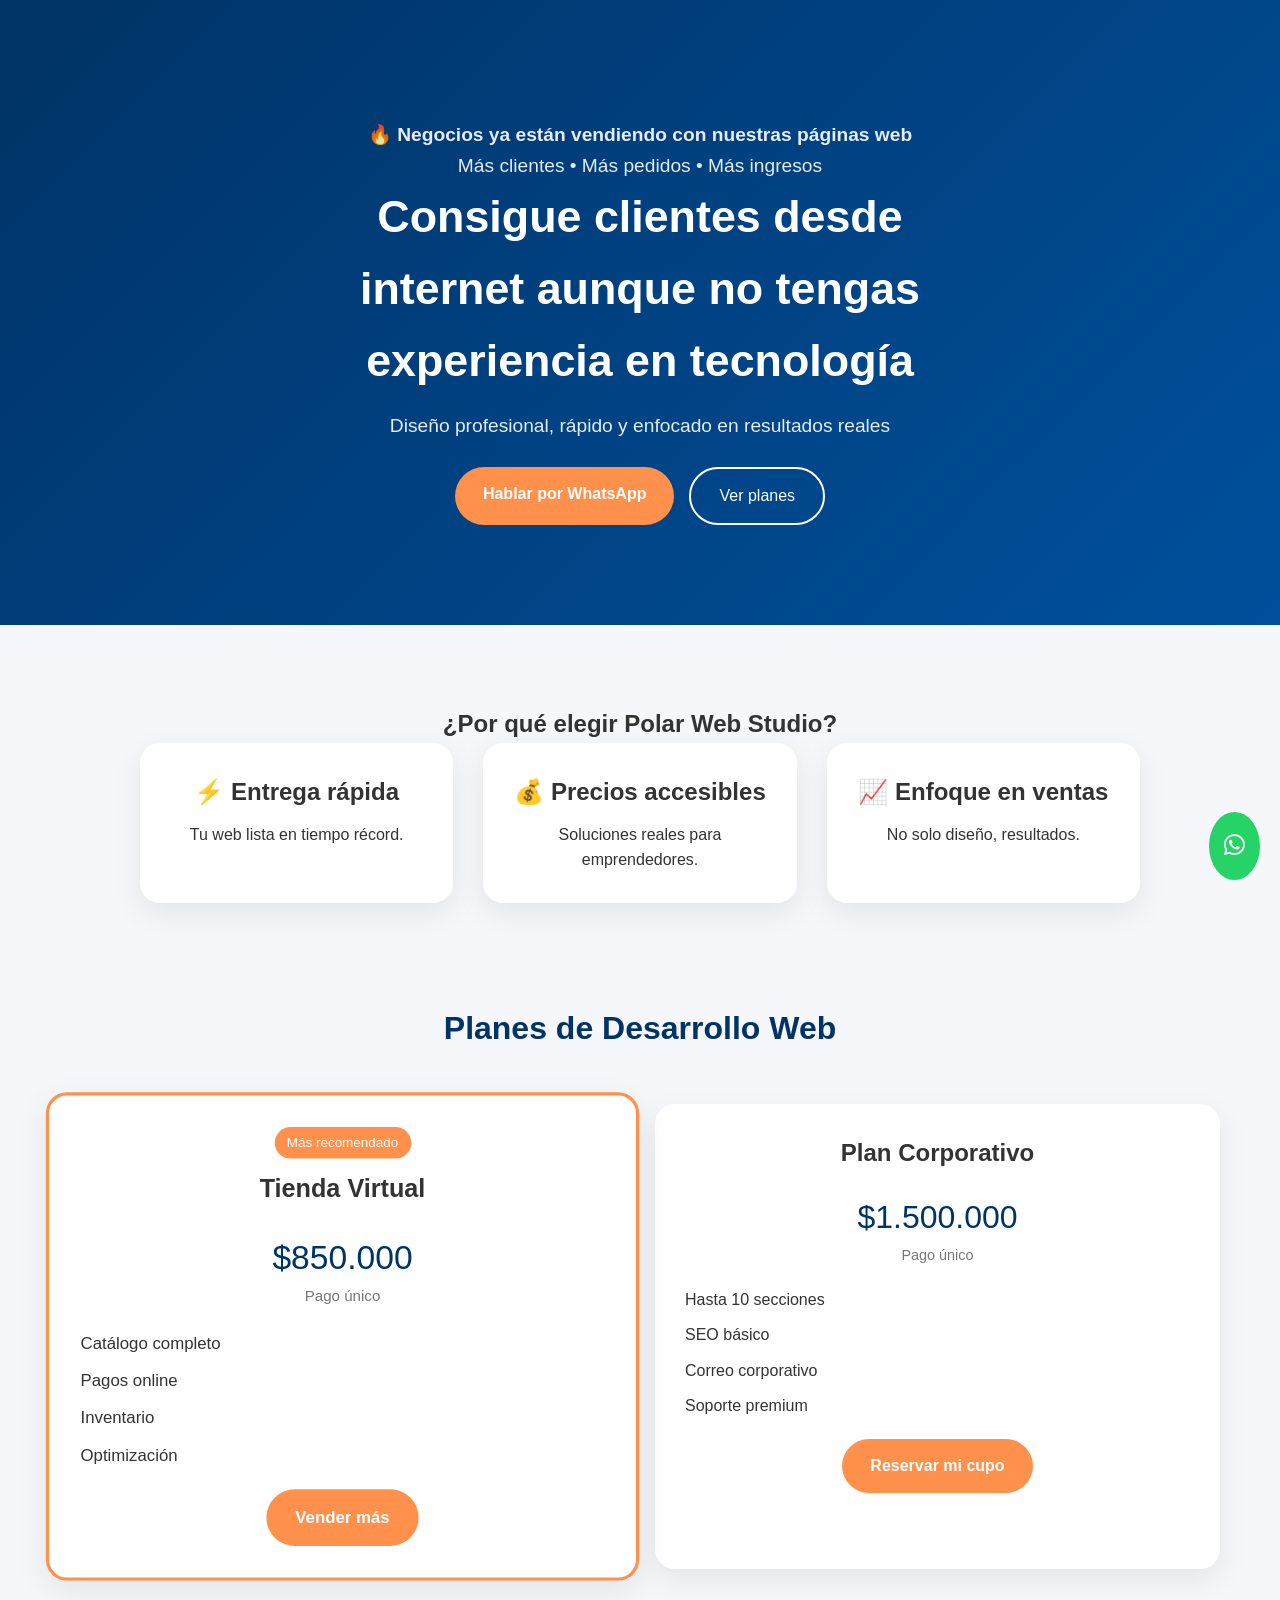
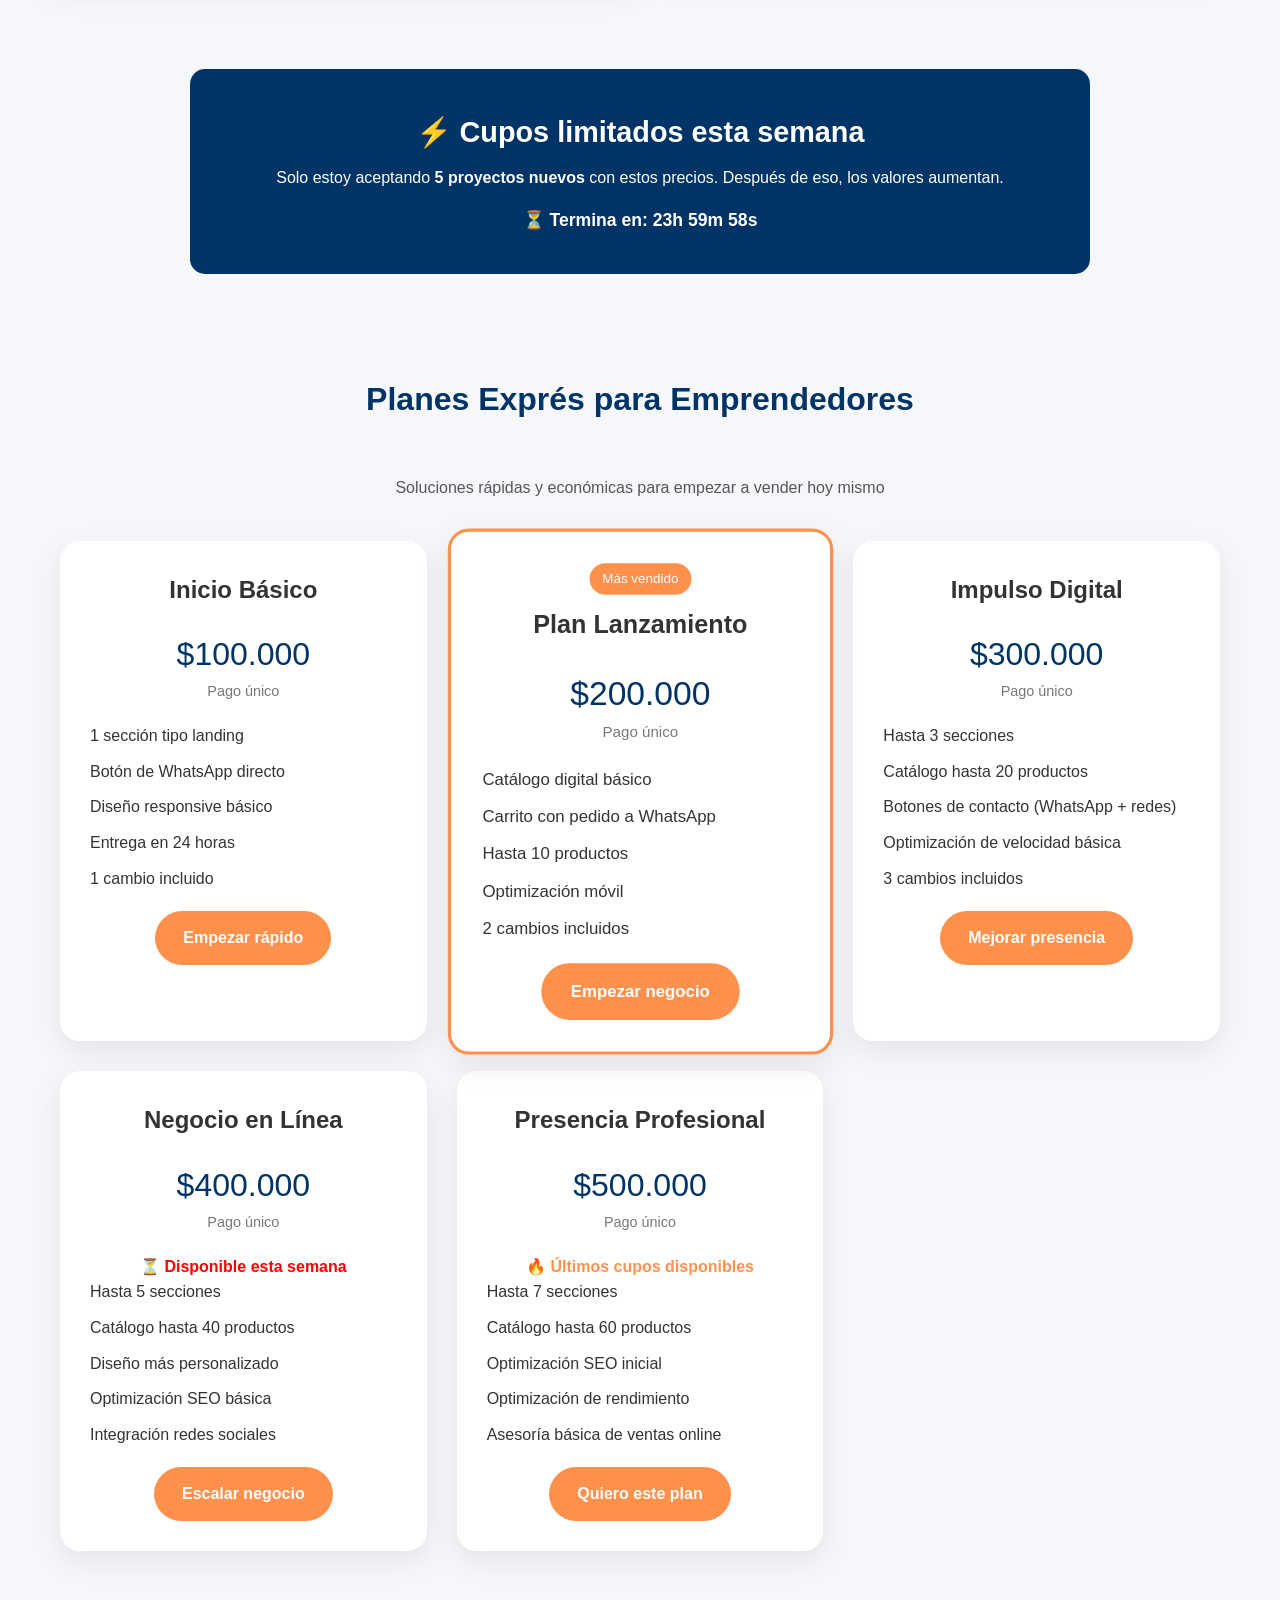
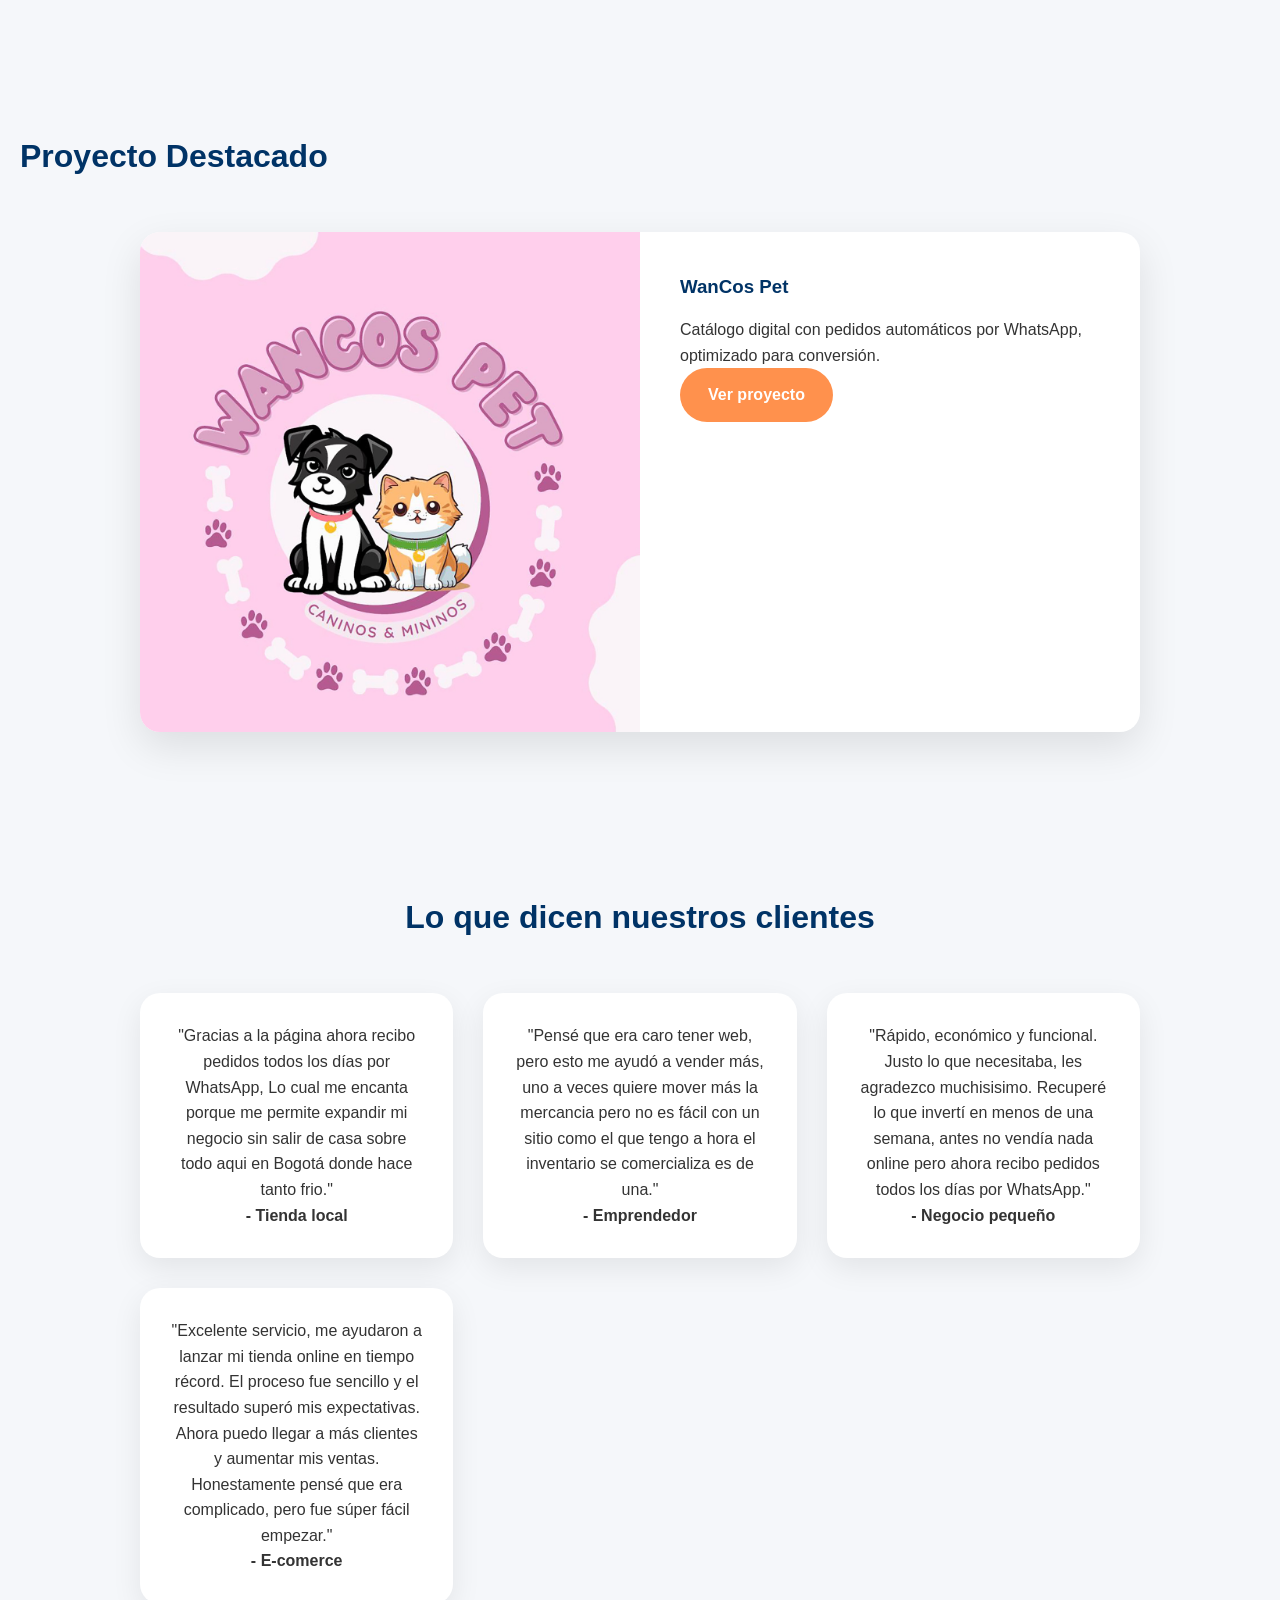
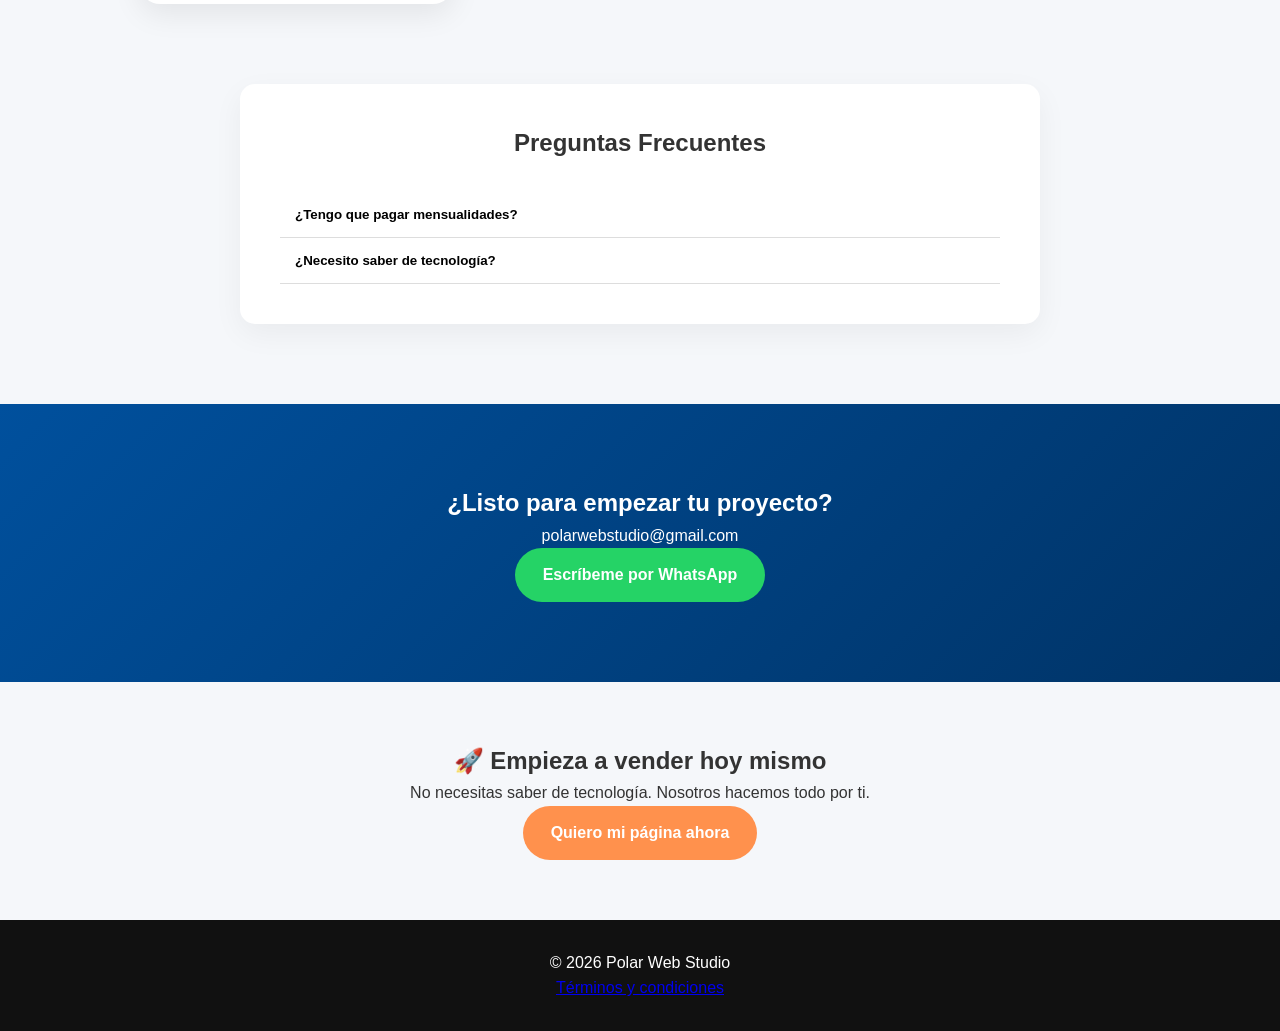
<file: index.html>
<!doctype html>

<html lang="es">
  <head>
    <meta charset="UTF-8" />
    <meta name="viewport" content="width=device-width, initial-scale=1.0" />

    <title>Polar Web Studio | Diseño y Desarrollo Web</title>
    <meta
      name="description"
      content="Creamos páginas web modernas, rápidas y enfocadas en ventas."
    />

    <!-- CSS -->
    <link rel="stylesheet" href="estilo.css" />

    <!-- Font Awesome -->
    <link
      rel="stylesheet"
      href="https://cdnjs.cloudflare.com/ajax/libs/font-awesome/6.0.0/css/all.min.css"
    />
  </head>

  <body>
    <!-- HERO -->
    <header class="hero">
      <section class="prueba-social">
        <p style="text-align: center; font-weight: bold; margin-top: 20px">
          🔥 Negocios ya están vendiendo con nuestras páginas web
        </p>

        <p style="text-align: center; color: #ffffff">
          Más clientes • Más pedidos • Más ingresos
        </p>
      </section>
      <div class="hero-content">
        <h1>
          Consigue clientes desde internet aunque no tengas experiencia en
          tecnología
        </h1>

        <p>Diseño profesional, rápido y enfocado en resultados reales</p>

        <div class="hero-botones">
          <a
            href="https://wa.me/573155135785?text=Hola,%20quiero%20empezar%20mi%20página%20web%20lo%20antes%20posible"
            class="btn-comprar"
          >
            Hablar por WhatsApp
          </a>

          <a href="#planes" class="btn-secundario"> Ver planes </a>
        </div>
      </div>
    </header>
    <!-- CONFIANZA -->

    <section class="confianza">
      <h2>¿Por qué elegir Polar Web Studio?</h2>

      <div class="grid-planes">
        <div class="tarjeta-plan">
          <h3>⚡ Entrega rápida</h3>
          <p>Tu web lista en tiempo récord.</p>
        </div>

        <div class="tarjeta-plan">
          <h3>💰 Precios accesibles</h3>
          <p>Soluciones reales para emprendedores.</p>
        </div>

        <div class="tarjeta-plan">
          <h3>📈 Enfoque en ventas</h3>
          <p>No solo diseño, resultados.</p>
        </div>
      </div>
    </section>

    <!-- PLANES -->
    <section class="planes-contenedor">
      <h2 class="titulo-seccion">Planes de Desarrollo Web</h2>

      <div class="grid-planes">
        <article class="tarjeta-plan destacado">
          <span class="etiqueta-popular">Más recomendado</span>

          <h3>Tienda Virtual</h3>
          <p class="precio">$850.000 <span>Pago único</span></p>

          <ul>
            <li>Catálogo completo</li>
            <li>Pagos online</li>
            <li>Inventario</li>
            <li>Optimización</li>
          </ul>

          <a
            href="https://wa.me/573155135785?text=Hola%20quiero%20la%20tienda%20virtual"
            class="btn-comprar"
            target="_blank"
          >
            Vender más
          </a>
        </article>

        <article class="tarjeta-plan">
          <h3>Plan Corporativo</h3>
          <p class="precio">$1.500.000 <span>Pago único</span></p>

          <ul>
            <li>Hasta 10 secciones</li>
            <li>SEO básico</li>
            <li>Correo corporativo</li>
            <li>Soporte premium</li>
          </ul>

          <a
            href="https://wa.me/573155135785?text=Hola%20quiero%20el%20plan%20corporativo"
            class="btn-comprar"
            target="_blank"
          >
            Reservar mi cupo
          </a>
        </article>
      </div>
    </section>
    <!-- PLANES EXPRESS -->

    <section class="urgencia">
      <h2>⚡ Cupos limitados esta semana</h2>

      <p>
        Solo estoy aceptando <strong>5 proyectos nuevos</strong> con estos
        precios. Después de eso, los valores aumentan.
      </p>

      <div id="contador" class="contador">⏳ Oferta termina pronto</div>
    </section>
    <!-- BLOQUE DE URGENCIA -->

    <section class="planes-contenedor">
      <h2 class="titulo-seccion">Planes Exprés para Emprendedores</h2>
      <p style="margin-bottom: 40px; color: #555">
        Soluciones rápidas y económicas para empezar a vender hoy mismo
      </p>

      <div class="grid-planes">
        <!-- 100K -->
        <article class="tarjeta-plan">
          <h3>Inicio Básico</h3>
          <p class="precio">$100.000 <span>Pago único</span></p>

          <ul>
            <li>1 sección tipo landing</li>
            <li>Botón de WhatsApp directo</li>
            <li>Diseño responsive básico</li>
            <li>Entrega en 24 horas</li>
            <li>1 cambio incluido</li>
          </ul>

          <a
            href="https://wa.me/573155135785?text=Hola%20quiero%20el%20plan%20de%20100k"
            class="btn-comprar"
            target="_blank"
          >
            Empezar rápido
          </a>
        </article>

        <!-- 200K (ya lo tienes pero lo dejamos integrado) -->
        <article class="tarjeta-plan destacado">
          <span class="etiqueta-popular">Más vendido</span>
          <h3>Plan Lanzamiento</h3>
          <p class="precio">$200.000 <span>Pago único</span></p>

          <ul>
            <li>Catálogo digital básico</li>
            <li>Carrito con pedido a WhatsApp</li>
            <li>Hasta 10 productos</li>
            <li>Optimización móvil</li>
            <li>2 cambios incluidos</li>
          </ul>

          <a
            href="https://wa.me/573155135785?text=Hola%20quiero%20el%20plan%20de%20200k"
            class="btn-comprar"
            target="_blank"
          >
            Empezar negocio
          </a>
        </article>

        <!-- 300K -->
        <article class="tarjeta-plan">
          <h3>Impulso Digital</h3>
          <p class="precio">$300.000 <span>Pago único</span></p>

          <ul>
            <li>Hasta 3 secciones</li>
            <li>Catálogo hasta 20 productos</li>
            <li>Botones de contacto (WhatsApp + redes)</li>
            <li>Optimización de velocidad básica</li>
            <li>3 cambios incluidos</li>
          </ul>

          <a
            href="https://wa.me/573155135785?text=Hola%20quiero%20el%20plan%20de%20300k"
            class="btn-comprar"
            target="_blank"
          >
            Mejorar presencia
          </a>
        </article>

        <!-- 400K -->
        <article class="tarjeta-plan">
          <h3>Negocio en Línea</h3>
          <p class="precio">$400.000 <span>Pago único</span></p>
          <p style="color: #ff0000; font-weight: bold">
            ⏳ Disponible esta semana
          </p>

          <ul>
            <li>Hasta 5 secciones</li>
            <li>Catálogo hasta 40 productos</li>
            <li>Diseño más personalizado</li>
            <li>Optimización SEO básica</li>
            <li>Integración redes sociales</li>
          </ul>

          <a
            href="https://wa.me/573155135785?text=Hola%20quiero%20el%20plan%20de%20400k"
            class="btn-comprar"
            target="_blank"
          >
            Escalar negocio
          </a>
        </article>

        <!-- 500K -->
        <article class="tarjeta-plan">
          <h3>Presencia Profesional</h3>
          <p class="precio">$500.000 <span>Pago único</span></p>
          <p style="color: #ff914d; font-weight: bold">
            🔥 Últimos cupos disponibles
          </p>

          <ul>
            <li>Hasta 7 secciones</li>
            <li>Catálogo hasta 60 productos</li>
            <li>Optimización SEO inicial</li>
            <li>Optimización de rendimiento</li>
            <li>Asesoría básica de ventas online</li>
          </ul>

          <a
            href="https://wa.me/573155135785?text=Hola%20quiero%20el%20plan%20de%20500k"
            class="btn-comprar"
            target="_blank"
          >
            Quiero este plan
          </a>
        </article>
      </div>
    </section>

    <!-- PORTFOLIO -->
    <section class="portfolio">
      <h2 class="titulo-seccion">Proyecto Destacado</h2>

      <div class="portfolio-card">
        <img
          src="imagenes/Logo/logo_tienda_wancospet.jpeg"
          alt="Proyecto WanCos Pet"
        />

        <div class="portfolio-info">
          <h3>WanCos Pet</h3>
          <p>
            Catálogo digital con pedidos automáticos por WhatsApp, optimizado
            para conversión.
          </p>

          <a
            href="https://wancos-pet.github.io/WanCosPet/"
            target="_blank"
            class="btn-comprar"
          >
            Ver proyecto
          </a>
        </div>
      </div>
    </section>

    <!-- TESTIMONIOS -->

    <section class="testimonios">
      <h2 class="titulo-seccion">Lo que dicen nuestros clientes</h2>

      <div class="grid-planes">
        <div class="tarjeta-plan">
          <p>
            "Gracias a la página ahora recibo pedidos todos los días por
            WhatsApp, Lo cual me encanta porque me permite expandir mi negocio
            sin salir de casa sobre todo aqui en Bogotá donde hace tanto frio."
          </p>
          <strong>- Tienda local</strong>
        </div>

        <div class="tarjeta-plan">
          <p>
            "Pensé que era caro tener web, pero esto me ayudó a vender más, uno
            a veces quiere mover más la mercancia pero no es fácil con un sitio
            como el que tengo a hora el inventario se comercializa es de una."
          </p>
          <strong>- Emprendedor</strong>
        </div>

        <div class="tarjeta-plan">
          <p>
            "Rápido, económico y funcional. Justo lo que necesitaba, les
            agradezco muchisisimo. Recuperé lo que invertí en menos de una
            semana, antes no vendía nada online pero ahora recibo pedidos todos
            los días por WhatsApp."
          </p>
          <strong>- Negocio pequeño</strong>
        </div>
        <div class="tarjeta-plan">
          <p>
            "Excelente servicio, me ayudaron a lanzar mi tienda online en tiempo
            récord. El proceso fue sencillo y el resultado superó mis
            expectativas. Ahora puedo llegar a más clientes y aumentar mis
            ventas. Honestamente pensé que era complicado, pero fue súper fácil
            empezar."
          </p>
          <strong>- E-comerce</strong>
        </div>
      </div>
    </section>

    <!-- FAQ -->
    <section class="faq">
      <h2>Preguntas Frecuentes</h2>

      <div class="faq-item">
        <button class="faq-question">¿Tengo que pagar mensualidades?</button>
        <div class="faq-answer">
          <p>No. Solo pagas una vez por el desarrollo.</p>
        </div>
      </div>

      <div class="faq-item">
        <button class="faq-question">¿Necesito saber de tecnología?</button>
        <div class="faq-answer">
          <p>No. Todo está listo para usar.</p>
        </div>
      </div>
    </section>

    <!-- CONTACTO -->
    <section id="contacto" class="contacto-seccion">
      <h2>¿Listo para empezar tu proyecto?</h2>

      <p>polarwebstudio@gmail.com</p>

      <a
        href="https://wa.me/573155135785?text=Hola,%20quiero%20empezar%20mi%20página%20web%20lo%20antes%20posible"
        class="btn-whatsapp"
        target="_blank"
      >
        Escríbeme por WhatsApp
      </a>
    </section>
    <a href="https://wa.me/573155135785" class="whatsapp-float" target="_blank">
      <i class="fab fa-whatsapp"></i>
    </a>
    <section
      class="cierre-final"
      style="text-align: center; padding: 60px 20px"
    >
      <h2>🚀 Empieza a vender hoy mismo</h2>

      <p>No necesitas saber de tecnología. Nosotros hacemos todo por ti.</p>

      <a
        href="https://wa.me/573155135785?text=Hola%20quiero%20empezar%20mi%20pagina"
        class="btn-comprar"
        target="_blank"
      >
        Quiero mi página ahora
      </a>
    </section>
    <!-- FOOTER -->
    <footer>
      <p>© 2026 Polar Web Studio</p>
      <a href="terminos.html">Términos y condiciones</a>
    </footer>

    <!-- JS -->
    <script src="main.js"></script>
  </body>
</html>
</file>
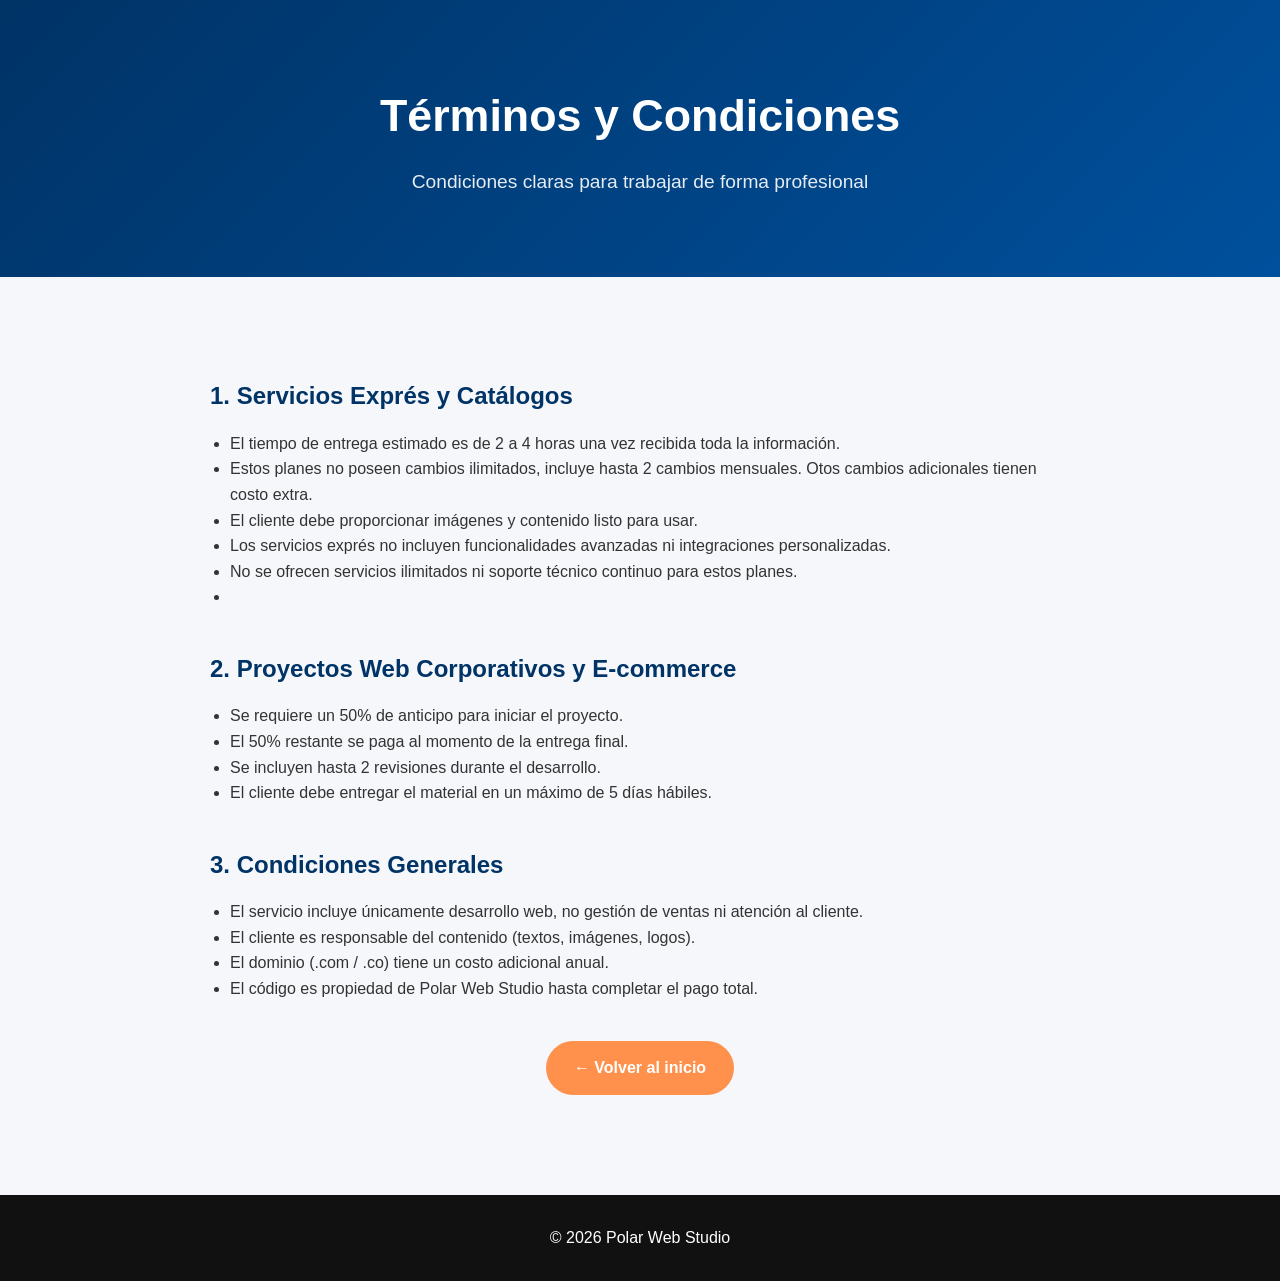
<file: terminos.html>
<!doctype html>

<html lang="es">
  <head>
    <meta charset="UTF-8" />
    <meta name="viewport" content="width=device-width, initial-scale=1.0" />

    <title>Términos y Condiciones | Polar Web Studio</title>
    <meta
      name="description"
      content="Términos y condiciones de los servicios ofrecidos por Polar Web Studio."
    />

    <!-- CSS -->
    <link rel="stylesheet" href="estilo.css" />

    <!-- Font Awesome -->
    <link
      rel="stylesheet"
      href="https://cdnjs.cloudflare.com/ajax/libs/font-awesome/6.0.0/css/all.min.css"
    />
  </head>

  <body>
    <!-- HEADER SIMPLE -->
    <header class="hero hero-secundario">
      <div class="hero-text">
        <h1>Términos y Condiciones</h1>
        <p>Condiciones claras para trabajar de forma profesional</p>
      </div>
    </header>

    <!-- CONTENIDO LEGAL -->
    <main class="contenedor-legal">
      <section class="bloque-legal">
        <h2>1. Servicios Exprés y Catálogos</h2>
        <ul>
          <li>
            El tiempo de entrega estimado es de 2 a 4 horas una vez recibida
            toda la información.
          </li>
          <li>
            Estos planes no poseen cambios ilimitados, incluye hasta 2 cambios
            mensuales. Otos cambios adicionales tienen costo extra.
          </li>
          <li>
            El cliente debe proporcionar imágenes y contenido listo para usar.
          </li>
          <li>
            Los servicios exprés no incluyen funcionalidades avanzadas ni
            integraciones personalizadas.
          </li>
          <li>
            No se ofrecen servicios ilimitados ni soporte técnico continuo para
            estos planes.
          </li>
          <li></li>
        </ul>
      </section>

      <section class="bloque-legal">
        <h2>2. Proyectos Web Corporativos y E-commerce</h2>
        <ul>
          <li>Se requiere un 50% de anticipo para iniciar el proyecto.</li>
          <li>El 50% restante se paga al momento de la entrega final.</li>
          <li>Se incluyen hasta 2 revisiones durante el desarrollo.</li>
          <li>
            El cliente debe entregar el material en un máximo de 5 días hábiles.
          </li>
        </ul>
      </section>

      <section class="bloque-legal">
        <h2>3. Condiciones Generales</h2>
        <ul>
          <li>
            El servicio incluye únicamente desarrollo web, no gestión de ventas
            ni atención al cliente.
          </li>
          <li>
            El cliente es responsable del contenido (textos, imágenes, logos).
          </li>
          <li>El dominio (.com / .co) tiene un costo adicional anual.</li>
          <li>
            El código es propiedad de Polar Web Studio hasta completar el pago
            total.
          </li>
        </ul>
      </section>

      <!-- BOTÓN VOLVER -->
      <div class="volver-inicio">
        <a href="index.html" class="btn-comprar"> ← Volver al inicio </a>
      </div>
    </main>

    <!-- FOOTER -->
    <footer>
      <p>© 2026 Polar Web Studio</p>
    </footer>

    <!-- JS -->
    <script src="main.js"></script>
  </body>
</html>
</file>
<file: estilo.css>
/* ===============================
RESET Y BASE
================================= */

* {
  margin: 0;
  padding: 0;
  box-sizing: border-box;
}

body {
  font-family: "Segoe UI", Arial, sans-serif;
  background-color: #f5f7fa;
  color: #333;
  line-height: 1.6;
}

/* ===============================
HERO (INDEX + TERMINOS)
================================= */
.hero {
  background: linear-gradient(135deg, #003366, #00509d);
  color: white;
  text-align: center;
  padding: 100px 20px;
}

.hero-secundario {
  padding: 80px 20px;
}

.hero h1 {
  font-size: 2.8rem;
  margin-bottom: 15px;
}

.hero p {
  font-size: 1.2rem;
  opacity: 0.9;
}

.hero-content {
  max-width: 700px;
  margin: auto;
}

.hero-botones {
  margin-top: 25px;
  display: flex;
  justify-content: center;
  gap: 15px;
}

.btn-secundario {
  background: transparent;
  border: 2px solid white;
  color: white;
  padding: 14px 28px;
  border-radius: 50px;
  text-decoration: none;
}

/* ===============================
BOTONES
================================= */
.btn-comprar,
.btn-whatsapp {
  display: inline-block;
  padding: 14px 28px;
  border-radius: 50px;
  text-decoration: none;
  font-weight: bold;
  transition: 0.3s ease;
}

.btn-comprar {
  background: #ff914d;
  color: white;
}

.btn-comprar:hover {
  background: #ff7a26;
  transform: translateY(-3px);
}

.btn-whatsapp {
  background: #25d366;
  color: white;
}

.btn-whatsapp:hover {
  transform: scale(1.05);
}

/* ===============================
WHATSAPP FLOTANTE
================================= */
.whatsapp-float {
  position: fixed;
  bottom: 20px;
  right: 20px;
  background: #25d366;
  color: white;
  font-size: 24px;
  padding: 15px;
  border-radius: 50%;
  z-index: 999;
}

/* ===============================
PLANES
================================= */
.planes-contenedor {
  max-width: 1200px;
  margin: 80px auto;
  padding: 20px;
  text-align: center;
}

.titulo-seccion {
  font-size: 2rem;
  color: #003366;
  margin-bottom: 50px;
}

.grid-planes {
  display: grid;
  grid-template-columns: repeat(auto-fit, minmax(280px, 1fr));
  gap: 30px;
}

.tarjeta-plan {
  background: white;
  border-radius: 20px;
  padding: 30px;
  box-shadow: 0 10px 30px rgba(0, 0, 0, 0.08);
  transition: 0.3s;
}

.tarjeta-plan:hover {
  transform: translateY(-10px);
}

.tarjeta-plan h3 {
  font-size: 1.5rem;
  margin-bottom: 10px;
}

.precio {
  font-size: 2rem;
  margin: 20px 0;
  color: #003366;
}

.precio span {
  display: block;
  font-size: 0.9rem;
  color: #777;
}

.tarjeta-plan ul {
  list-style: none;
  margin-bottom: 20px;
  text-align: left;
}

.tarjeta-plan ul li {
  margin-bottom: 10px;
}

/* DESTACADO */
.tarjeta-plan.destacado {
  border: 3px solid #ff914d;
  transform: scale(1.05);
}

.etiqueta-popular {
  background: #ff914d;
  color: white;
  padding: 5px 12px;
  border-radius: 20px;
  font-size: 0.8rem;
  display: inline-block;
  margin-bottom: 10px;
}

/* ===============================
PORTFOLIO
================================= */
.portfolio {
  padding: 80px 20px;
}

.portfolio-card {
  max-width: 1000px;
  margin: auto;
  display: flex;
  flex-wrap: wrap;
  background: white;
  border-radius: 20px;
  overflow: hidden;
  box-shadow: 0 15px 40px rgba(0, 0, 0, 0.1);
}

.portfolio-card img {
  width: 100%;
  max-width: 500px;
  object-fit: cover;
}

.portfolio-info {
  flex: 1;
  padding: 40px;
  text-align: left;
}

.portfolio-info h3 {
  color: #003366;
  margin-bottom: 15px;
}

/* ===============================
FAQ
================================= */
.faq {
  max-width: 800px;
  margin: 80px auto;
  padding: 40px;
  background: white;
  border-radius: 15px;
  box-shadow: 0 10px 30px rgba(0, 0, 0, 0.05);
}

.faq h2 {
  text-align: center;
  margin-bottom: 30px;
}

.faq-item {
  border-bottom: 1px solid #ddd;
}

.faq-question {
  width: 100%;
  text-align: left;
  padding: 15px;
  background: none;
  border: none;
  font-weight: bold;
  cursor: pointer;
}

.faq-answer {
  display: none;
  padding: 0 15px 15px;
}

.faq-item.active .faq-answer {
  display: block;
}

/* ===============================
CONTACTO
================================= */
.contacto-seccion {
  background: linear-gradient(135deg, #00509d, #003366);
  color: white;
  text-align: center;
  padding: 80px 20px;
}

/* ===============================
TERMINOS Y CONDICIONES
================================= */
.contenedor-legal {
  max-width: 900px;
  margin: 80px auto;
  padding: 20px;
  text-align: left;
}

.bloque-legal {
  margin-bottom: 40px;
}

.bloque-legal h2 {
  color: #003366;
  margin-bottom: 15px;
}

.bloque-legal ul {
  padding-left: 20px;
}

.volver-inicio {
  text-align: center;
  margin-top: 40px;
}

/* ===============================
FOOTER
================================= */
footer {
  background: #111;
  color: white;
  text-align: center;
  padding: 30px;
}

/* ===============================
RESPONSIVE
================================= */
@media (max-width: 768px) {
  .hero h1 {
    font-size: 2rem;
  }

  .portfolio-card {
    flex-direction: column;
  }
}

/* ===============================
URGENCIA
================================= */
.urgencia {
  background: #003366;
  color: white;
  text-align: center;
  padding: 40px 20px;
  margin: 60px auto;
  border-radius: 15px;
  max-width: 900px;
}

.urgencia h2 {
  font-size: 1.8rem;
  margin-bottom: 10px;
}
/* ===============================
CONTADOR
================================= */

.contador {
  margin-top: 15px;
  font-weight: bold;
  font-size: 1.1rem;
}

/* ===============================
TESTIMONIOS
================================= */
.testimonios {
  max-width: 1000px;
  margin: 80px auto;
  text-align: center;
}

/* ===============================
Confianza
================================= */
.confianza {
  max-width: 1000px;
  margin: 80px auto;
  text-align: center;
}
</file>
